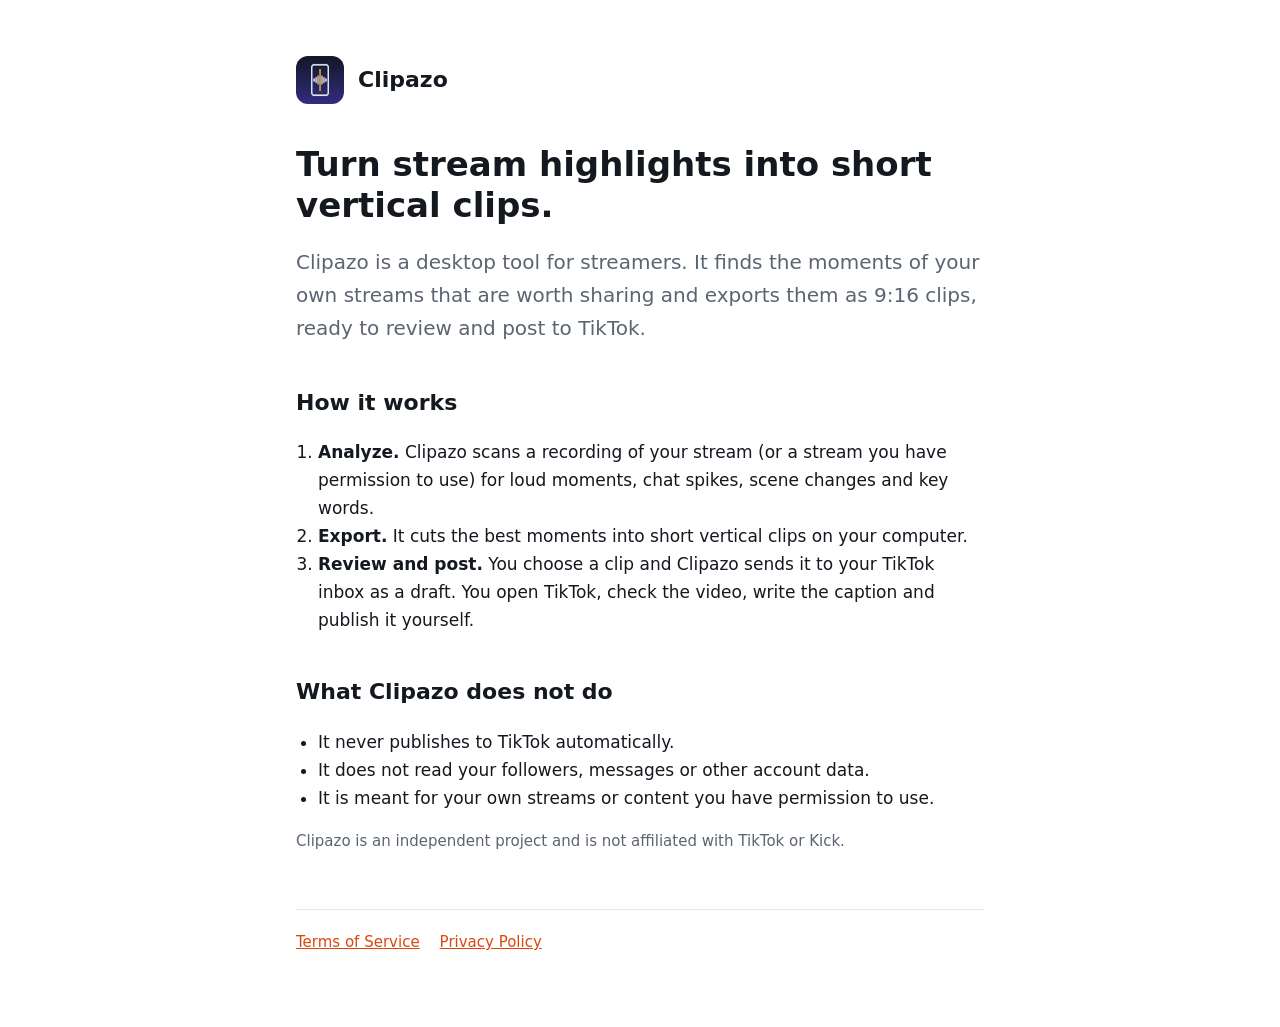
<file: index.html>
<!doctype html>
<html lang="en">
<head>
<meta charset="utf-8">
<meta name="viewport" content="width=device-width, initial-scale=1">
<title>Clipazo – highlight clips for streamers</title>
<meta name="description" content="Clipazo turns highlights of a streamer's own streams into short vertical clips.">
<link rel="icon" href="icon.png">
<link rel="stylesheet" href="style.css">
</head>
<body>
<main>
  <header><img src="icon.png" alt="Clipazo icon"><a href="index.html">Clipazo</a></header>

  <h1>Turn stream highlights into short vertical clips.</h1>
  <p class="lead">Clipazo is a desktop tool for streamers. It finds the moments of your own streams that are worth sharing and exports them as 9:16 clips, ready to review and post to TikTok.</p>

  <h2>How it works</h2>
  <ol>
    <li><strong>Analyze.</strong> Clipazo scans a recording of your stream (or a stream you have permission to use) for loud moments, chat spikes, scene changes and key words.</li>
    <li><strong>Export.</strong> It cuts the best moments into short vertical clips on your computer.</li>
    <li><strong>Review and post.</strong> You choose a clip and Clipazo sends it to your TikTok inbox as a draft. You open TikTok, check the video, write the caption and publish it yourself.</li>
  </ol>

  <h2>What Clipazo does not do</h2>
  <ul>
    <li>It never publishes to TikTok automatically.</li>
    <li>It does not read your followers, messages or other account data.</li>
    <li>It is meant for your own streams or content you have permission to use.</li>
  </ul>

  <p class="small">Clipazo is an independent project and is not affiliated with TikTok or Kick.</p>

  <footer>
    <a href="terms.html">Terms of Service</a>
    <a href="privacy.html">Privacy Policy</a>
  </footer>
</main>
</body>
</html>
</file>
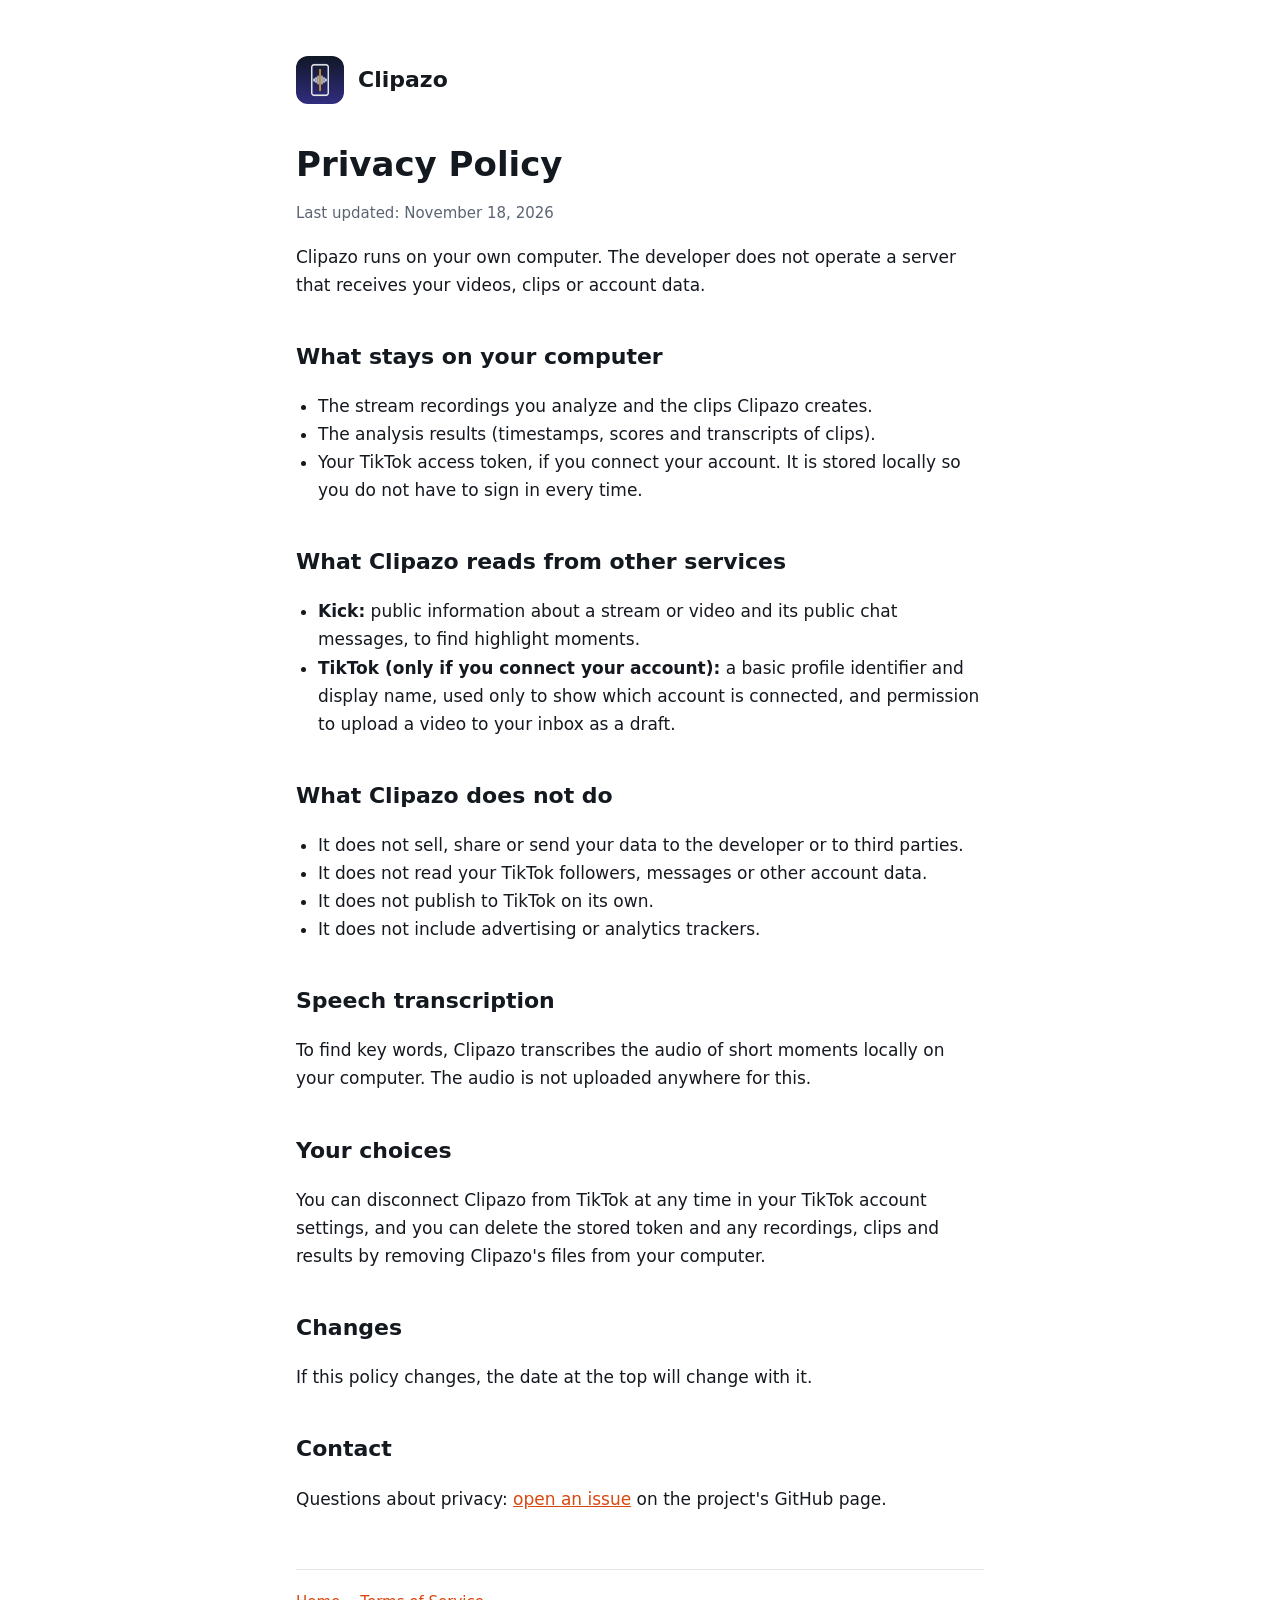
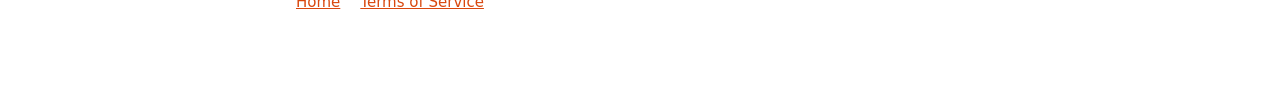
<file: privacy.html>
<!doctype html>
<html lang="en">
<head>
<meta charset="utf-8">
<meta name="viewport" content="width=device-width, initial-scale=1">
<title>Privacy Policy – Clipazo</title>
<link rel="icon" href="icon.png">
<link rel="stylesheet" href="style.css">
</head>
<body>
<main>
  <header><img src="icon.png" alt="Clipazo icon"><a href="index.html">Clipazo</a></header>

  <h1>Privacy Policy</h1>
  <p class="small">Last updated: November 18, 2026</p>

  <p>Clipazo runs on your own computer. The developer does not operate a server that receives your videos, clips or account data.</p>

  <h2>What stays on your computer</h2>
  <ul>
    <li>The stream recordings you analyze and the clips Clipazo creates.</li>
    <li>The analysis results (timestamps, scores and transcripts of clips).</li>
    <li>Your TikTok access token, if you connect your account. It is stored locally so you do not have to sign in every time.</li>
  </ul>

  <h2>What Clipazo reads from other services</h2>
  <ul>
    <li><strong>Kick:</strong> public information about a stream or video and its public chat messages, to find highlight moments.</li>
    <li><strong>TikTok (only if you connect your account):</strong> a basic profile identifier and display name, used only to show which account is connected, and permission to upload a video to your inbox as a draft.</li>
  </ul>

  <h2>What Clipazo does not do</h2>
  <ul>
    <li>It does not sell, share or send your data to the developer or to third parties.</li>
    <li>It does not read your TikTok followers, messages or other account data.</li>
    <li>It does not publish to TikTok on its own.</li>
    <li>It does not include advertising or analytics trackers.</li>
  </ul>

  <h2>Speech transcription</h2>
  <p>To find key words, Clipazo transcribes the audio of short moments locally on your computer. The audio is not uploaded anywhere for this.</p>

  <h2>Your choices</h2>
  <p>You can disconnect Clipazo from TikTok at any time in your TikTok account settings, and you can delete the stored token and any recordings, clips and results by removing Clipazo's files from your computer.</p>

  <h2>Changes</h2>
  <p>If this policy changes, the date at the top will change with it.</p>

  <h2>Contact</h2>
  <p>Questions about privacy: <a href="https://github.com/FraanArrizu/clipazo-site/issues">open an issue</a> on the project's GitHub page.</p>

  <footer>
    <a href="index.html">Home</a>
    <a href="terms.html">Terms of Service</a>
  </footer>
</main>
</body>
</html>
</file>
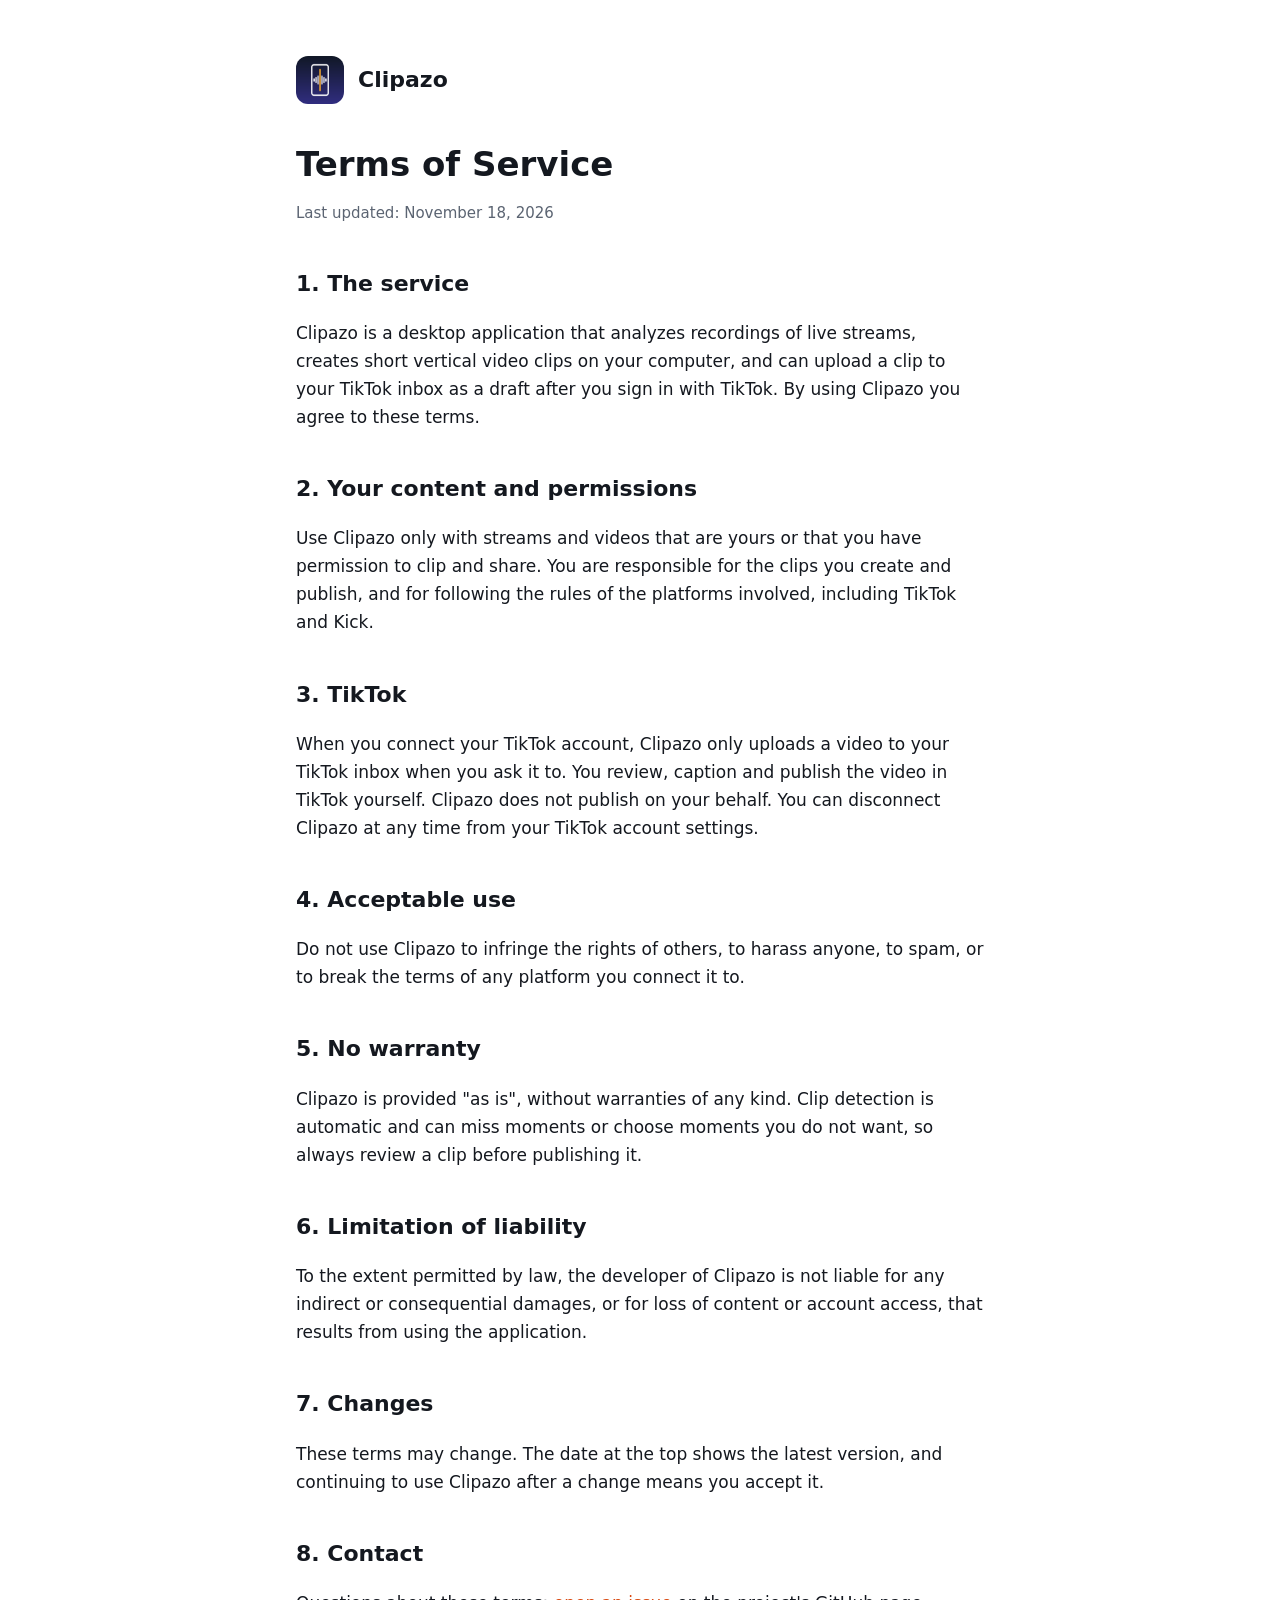
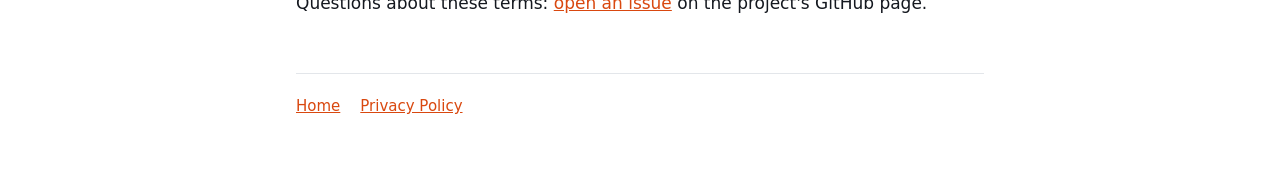
<file: terms.html>
<!doctype html>
<html lang="en">
<head>
<meta charset="utf-8">
<meta name="viewport" content="width=device-width, initial-scale=1">
<title>Terms of Service – Clipazo</title>
<link rel="icon" href="icon.png">
<link rel="stylesheet" href="style.css">
</head>
<body>
<main>
  <header><img src="icon.png" alt="Clipazo icon"><a href="index.html">Clipazo</a></header>

  <h1>Terms of Service</h1>
  <p class="small">Last updated: November 18, 2026</p>

  <h2>1. The service</h2>
  <p>Clipazo is a desktop application that analyzes recordings of live streams, creates short vertical video clips on your computer, and can upload a clip to your TikTok inbox as a draft after you sign in with TikTok. By using Clipazo you agree to these terms.</p>

  <h2>2. Your content and permissions</h2>
  <p>Use Clipazo only with streams and videos that are yours or that you have permission to clip and share. You are responsible for the clips you create and publish, and for following the rules of the platforms involved, including TikTok and Kick.</p>

  <h2>3. TikTok</h2>
  <p>When you connect your TikTok account, Clipazo only uploads a video to your TikTok inbox when you ask it to. You review, caption and publish the video in TikTok yourself. Clipazo does not publish on your behalf. You can disconnect Clipazo at any time from your TikTok account settings.</p>

  <h2>4. Acceptable use</h2>
  <p>Do not use Clipazo to infringe the rights of others, to harass anyone, to spam, or to break the terms of any platform you connect it to.</p>

  <h2>5. No warranty</h2>
  <p>Clipazo is provided "as is", without warranties of any kind. Clip detection is automatic and can miss moments or choose moments you do not want, so always review a clip before publishing it.</p>

  <h2>6. Limitation of liability</h2>
  <p>To the extent permitted by law, the developer of Clipazo is not liable for any indirect or consequential damages, or for loss of content or account access, that results from using the application.</p>

  <h2>7. Changes</h2>
  <p>These terms may change. The date at the top shows the latest version, and continuing to use Clipazo after a change means you accept it.</p>

  <h2>8. Contact</h2>
  <p>Questions about these terms: <a href="https://github.com/FraanArrizu/clipazo-site/issues">open an issue</a> on the project's GitHub page.</p>

  <footer>
    <a href="index.html">Home</a>
    <a href="privacy.html">Privacy Policy</a>
  </footer>
</main>
</body>
</html>
</file>
<file: style.css>
:root { --bg: #ffffff; --fg: #14181f; --muted: #5b6472; --accent: #d9480f; --line: #e3e6ea; }
@media (prefers-color-scheme: dark) {
  :root { --bg: #0e1116; --fg: #e8ebf0; --muted: #9aa4b2; --accent: #ff8a4c; --line: #262c36; }
}
* { box-sizing: border-box; }
body { margin: 0; background: var(--bg); color: var(--fg); font: 17px/1.65 system-ui, -apple-system, "Segoe UI", sans-serif; }
main { max-width: 720px; margin: 0 auto; padding: 56px 16px 72px; }
header { display: flex; align-items: center; gap: 14px; margin-bottom: 40px; }
header img { width: 48px; height: 48px; border-radius: 12px; }
header a { color: var(--fg); font-weight: 700; font-size: 22px; text-decoration: none; }
h1 { font-size: 34px; line-height: 1.2; margin: 0 0 16px; }
h2 { font-size: 22px; margin: 40px 0 8px; }
p, li { color: var(--fg); }
.lead { font-size: 20px; color: var(--muted); }
ol, ul { padding-left: 22px; }
a { color: var(--accent); }
footer { margin-top: 56px; padding-top: 20px; border-top: 1px solid var(--line); color: var(--muted); font-size: 15px; display: flex; gap: 20px; flex-wrap: wrap; }
.small { color: var(--muted); font-size: 15px; }
</file>
